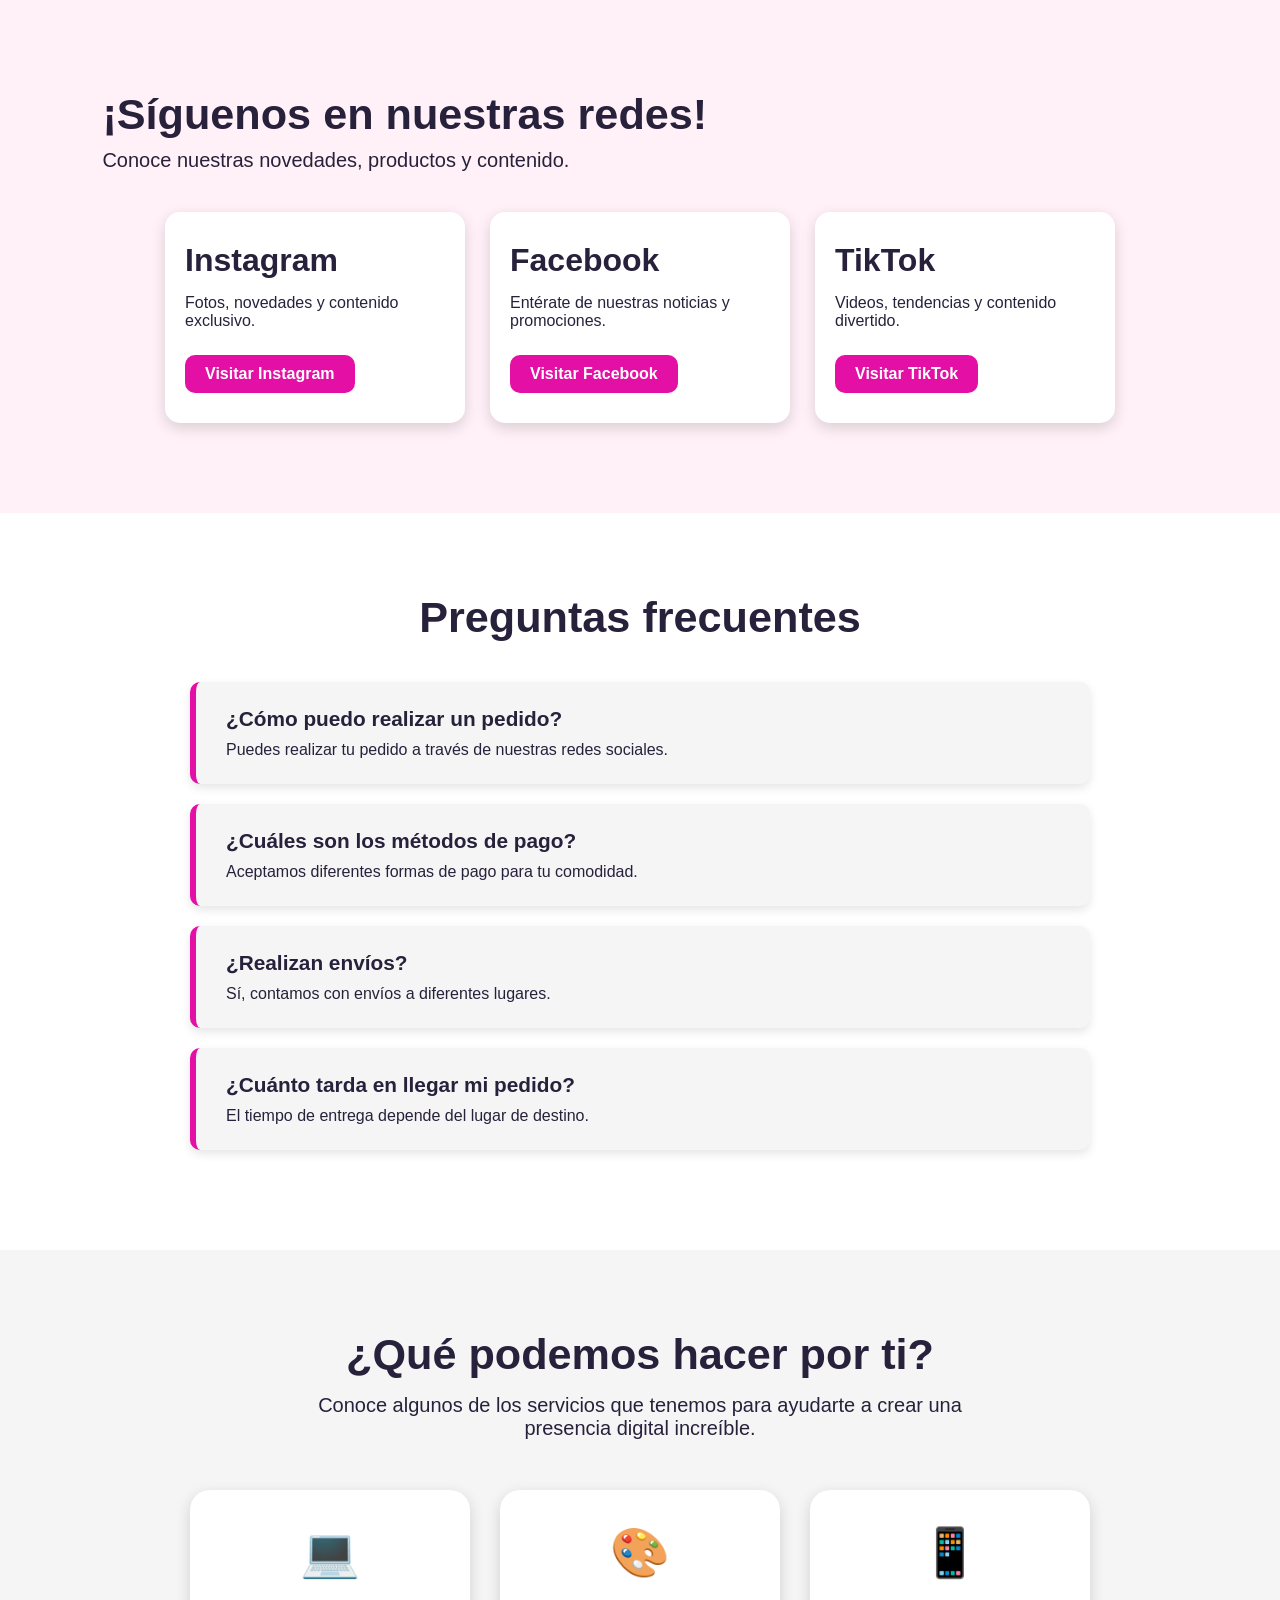
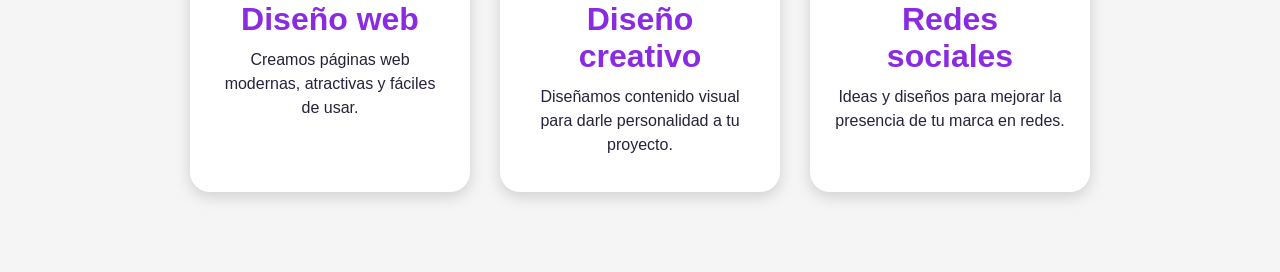
<file: info2.html>
<!DOCTYPE html>
<html lang="es">

<head>
    <meta charset="UTF-8">
    <meta name="viewport" content="width=device-width, initial-scale=1.0">
    <title>Redes y Preguntas Frecuentes</title>
    <link rel="stylesheet" href="style.css">
</head>

<body>

   <section class="redes">
    <h2>¡Síguenos en nuestras redes!</h2>
    <p>Conoce nuestras novedades, productos y contenido.</p>

    <div class="redes-contenedor">

        <div class="red">
            <h3>Instagram</h3>
            <p>Fotos, novedades y contenido exclusivo.</p>
            <a href="https://www.instagram.com/tuusuario" target="_blank">Visitar Instagram</a>
        </div>

        <div class="red">
            <h3>Facebook</h3>
            <p>Entérate de nuestras noticias y promociones.</p>
            <a href="https://www.facebook.com/tuusuario" target="_blank">Visitar Facebook</a>
        </div>

        <div class="red">
            <h3>TikTok</h3>
            <p>Videos, tendencias y contenido divertido.</p>
            <a href="https://www.tiktok.com/@tuusuario" target="_blank">Visitar TikTok</a>
        </div>

    </div>
</section>



    <!-- SECCIÓN DE PREGUNTAS FRECUENTES -->
    <section class="preguntas">
        <h2>Preguntas frecuentes</h2>

        <div class="pregunta">
            <h3>¿Cómo puedo realizar un pedido?</h3>
            <p>Puedes realizar tu pedido a través de nuestras redes sociales.</p>
        </div>

        <div class="pregunta">
            <h3>¿Cuáles son los métodos de pago?</h3>
            <p>Aceptamos diferentes formas de pago para tu comodidad.</p>
        </div>

        <div class="pregunta">
            <h3>¿Realizan envíos?</h3>
            <p>Sí, contamos con envíos a diferentes lugares.</p>
        </div>

        <div class="pregunta">
            <h3>¿Cuánto tarda en llegar mi pedido?</h3>
            <p>El tiempo de entrega depende del lugar de destino.</p>
        </div>

    </section>
    <section id="servicios" class="servicios">
    <div class="container">

        <h2>¿Qué podemos hacer por ti?</h2>
        <p class="intro">
            Conoce algunos de los servicios que tenemos para ayudarte a crear
            una presencia digital increíble.
        </p>

        <div class="servicios-contenedor">

            <div class="servicio">
                <span>💻</span>
                <h3>Diseño web</h3>
                <p>
                    Creamos páginas web modernas, atractivas y fáciles de usar.
                </p>
            </div>

            <div class="servicio">
                <span>🎨</span>
                <h3>Diseño creativo</h3>
                <p>
                    Diseñamos contenido visual para darle personalidad a tu proyecto.
                </p>
            </div>

            <div class="servicio">
                <span>📱</span>
                <h3>Redes sociales</h3>
                <p>
                    Ideas y diseños para mejorar la presencia de tu marca en redes.
                </p>
            </div>

        </div>

    </div>
</section> 

</body>
</html>
</file>
<file: style.css>
root {
    --colorBlanco: white;
}
    
 
    box-sizing:border-box

html {
    scroll-behavior: smooth;}
body {
    font-family: "Roboto", sans-serif;
    margin: 0;
}

h1 {
    font-size: 3.5em;
}

h2 {
    font-size: 2.7em;
}

h3 {
    font-size: 2em;
}

p {
    font-size: 1.25em;
}

ul {
    list-style: none;
}

li {
    font-size: 1.25em;
}

button {
    font-size: 1.5em;
    font-weight: bold;
    padding: 10px 30px;
    border-radius: 15px;
    border: 1px solid rgba(0, 0, 0, 0.5);
    box-shadow: 2px 2px 10px rgba(0, 0, 0, 0.5);
    color: white;
    background-color: rgb(228, 15, 164);
}

button:hover {
    background-color: rgb(190, 10, 135);
}

.container {
    max-width: 1400px;
    margin: auto;
}

.color-acento {
    color: blue;
}

/* HEADER */

header {
    background-color: rgb(245, 245, 245);
}

header .logo {
    margin: 0;
    padding: 25px 30px;
    font-weight: bold;
    color: blueviolet;
    font-size: 2em;
}

header .container {
    display: flex;
    flex-direction: column;
    align-items: center;
}

header nav {
    display: flex;
    flex-direction: column;
    text-align: center;
    padding-bottom: 25px;
}

header a {
    padding: 5px 12px;
    text-decoration: none;
    font-weight: bold;
    color: rgb(16, 191, 197);
}

header a:hover {
    color: blueviolet;
}

/* HERO */

#hero {
    display: flex;
    align-items: center;
    justify-content: center;
    text-align: center;
    flex-direction: column;
    height: 90vh;
    color: white;

    background-image:
        linear-gradient(
            0deg,
            rgba(0, 0, 0, 0.5),
            rgba(0, 0, 0, 0.5)
        ),
        url("priemera.jpeg");
        
}

#hero h1 {
    color: white;
}

/* MIS SERVICIOS */

#Mis-servicios .container {
    text-align: center;
    padding: 200px 12px;
}

#catalogo {
    background-color: rgb(245, 245, 245);
}

#catalogo .container {
    padding: 100px 12px;
}

#catalogo h2 {
    margin-top: 20px;
    text-align: center;
}

#catalogo .programas {
    display: flex;
    justify-content: center;
    flex-wrap: wrap;
}

#catalogo .carta {
    background-color: rgba(30, 30, 30);
    color: white;
    text-align: center;
    width: 300px;
    min-height: 350px;
    padding: 50px;
    margin: 20px;
    border-radius: 15px;

    background-position: center center;
    background-size: cover;
}

/* PRIMERA CARTA */

.carta:first-child {
    background-image:
        linear-gradient(
            0deg,
            rgba(0, 0, 0, 0.5),
            rgba(0, 0, 0, 0.5)
        ),
        url("foto2.jpeg");
}

/* SEGUNDA CARTA */

.carta:nth-child(2) {
    background-image:
        linear-gradient(
            0deg,
            rgba(0, 0, 0, 0.5),
            rgba(0, 0, 0, 0.5)
        ),
        url("foto3.jpeg");
}

/* TERCERA CARTA */

.carta:nth-child(3) {
    background-image:
        linear-gradient(
            0deg,
            rgba(0, 0, 0, 0.5),
            rgba(0, 0, 0, 0.5)
        ),
        url("foto4.jpeg");
}



.contenedor {
    max-width: 1200px;
    margin: 0 auto;
    padding: 20px;
}

.sombra {
    box-shadow: 0 5px 15px rgba(0, 0, 0, 0.2);
}

.servicios {
    display: flex;
    justify-content: space-between;
    gap: 20px;
}

.servicio {
    text-align: center;
    flex: 1;
}

.servicio h3 {
    color: blueviolet;
}



#caracteristicas {
    padding: 100px 12px;
}

#caracteristicas li {
    margin: 15px 0;
    font-weight: bold;
}

/* APLICA */

#aplica-aplica-ya {
    text-align: center;
    padding: 100px 20px;
}

#aplica-aplica-ya h2 {
    font-size: 3em;
}



footer {
    background-color: rgb(245, 245, 245);
    padding: 30px;
    text-align: center;
}

/* FORMULARIO DE CONTACTO */

#contacto {
    background-color: rgb(245, 245, 245);
    padding: 80px 20px;
}

#contacto .container {
    max-width: 800px;
    text-align: center;
}

#contacto h2 {
    color: blueviolet;
    margin-bottom: 10px;
}

#contacto p {
    margin-bottom: 40px;
}

.formulario {
    background-color: white;
    padding: 40px;
    border-radius: 15px;
    box-shadow: 2px 2px 15px rgba(0, 0, 0, 0.2);
    text-align: left;
}

.campo {
    display: flex;
    flex-direction: column;
    margin-bottom: 20px;
}

.campo label {
    font-weight: bold;
    margin-bottom: 8px;
    color: blueviolet;
}

.campo input,
.campo textarea {
    padding: 12px;
    border: 1px solid rgb(180, 180, 180);
    border-radius: 8px;
    font-size: 1em;
    font-family: "Roboto", sans-serif;
}

.campo input:focus,
.campo textarea:focus {
    outline: none;
    border: 2px solid blueviolet;
}

.campo textarea {
    height: 120px;
    resize: vertical;
}

.formulario button {
    display: block;
    margin: 10px auto 0;
}

.galeria {
    text-align: center;
    padding: 50px;
}

.fotos {
    display: flex;
    justify-content: center;
    gap: 20px;
    flex-wrap: wrap;
}

.fotos img {
    width: 220px;
    height: 250px;
    object-fit: cover;
    border-radius: 15px;
}

.fotos img:hover {
    transform: scale(1.05);
}
.favoritos {
    text-align: center;
    padding: 50px;
}

.contenedor-favoritos {
    display: flex;
    justify-content: center;
    gap: 25px;
}

.favorito {
    width: 250px;
    padding: 25px;
    border-radius: 15px;
    background-color: #f2f2f2;
    transition: 0.3s;
}

.favorito:hover {
    transform: translateY(-10px);
}

.favorito span {
    font-size: 20px;
}
.sobre {
    display: flex;
    align-items: center;
    justify-content: center;
    gap: 50px;
    padding: 60px;
}

.sobre-texto {
    width: 400px;
}

.sobre-imagen img {
    width: 300px;
    border-radius: 20px;
}


/* info 1.html */


.horarios {
    text-align: center;
    padding: 30px;
}

.sobre {
    display: flex;
    align-items: center;
    justify-content: center;
    gap: 50px;
    padding: 60px;
}

.sobre-texto {
    width: 400px;
}

.sobre-imagen img {
    width: 300px;
    border-radius: 20px;
}

.boton {
    display: inline-block;
    padding: 10px 20px;
    background-color: black;
    color: white;
    text-decoration: none;
    border-radius: 5px;
    transition: 0.3s;
}

.boton:hover {
    background-color: rgb(123, 49, 242);
}


/* OPINIONES DE CLIENTES */

.opiniones {
    background-color: #f7f7f7;
    padding: 90px 30px;
    text-align: center;
}

.opiniones-encabezado {
    max-width: 750px;
    margin: 0 auto 50px;
}

.opiniones-encabezado .etiqueta {
    display: inline-block;
    padding: 8px 18px;
    border-radius: 20px;
    background-color: blueviolet;
    color: white;
    font-size: 14px;
    font-weight: bold;
    letter-spacing: 1px;
}

.opiniones-encabezado h2 {
    margin: 15px 0;
    color: #222;
}

.opiniones-encabezado p {
    color: #666;
    line-height: 1.6;
}


/* CONTENEDOR DE TARJETAS */

.opiniones-contenedor {
    max-width: 1200px;
    margin: 0 auto;
    display: grid;
    grid-template-columns: repeat(3, 1fr);
    gap: 25px;
}


/* TARJETA */

.opinion {
    background-color: white;
    padding: 30px;
    border-radius: 20px;
    text-align: left;
    box-shadow: 0 8px 25px rgba(0, 0, 0, 0.08);
    border: 1px solid #eeeeee;
    transition: 0.3s ease;
}

.opinion:hover {
    transform: translateY(-10px);
    box-shadow: 0 15px 30px rgba(0, 0, 0, 0.15);
}


/* TARJETA DESTACADA */

.opinion-destacada {
    border: 2px solid blueviolet;
    transform: scale(1.03);
}

.opinion-destacada:hover {
    transform: scale(1.03) translateY(-10px);
}


/* PARTE SUPERIOR */

.opinion-superior {
    display: flex;
    justify-content: space-between;
    align-items: center;
    margin-bottom: 25px;
}

.cliente {
    display: flex;
    align-items: center;
    gap: 12px;
}


/* AVATAR */

.avatar {
    width: 50px;
    height: 50px;
    border-radius: 50%;
    background-color: blueviolet;
    color: white;
    display: flex;
    align-items: center;
    justify-content: center;
    font-size: 20px;
    font-weight: bold;
}


/* INFORMACIÓN DEL CLIENTE */

.cliente-info h3 {
    font-size: 17px;
    margin: 0 0 5px;
    color: #222;
}

.cliente-info span {
    font-size: 13px;
    color: #888;
}


/* ESTRELLAS */

.estrellas {
    color: #f5b400;
    font-size: 16px;
    letter-spacing: 2px;
}


/* TEXTO DE LA OPINIÓN */

.opinion-contenido {
    border-top: 1px solid #eeeeee;
    border-bottom: 1px solid #eeeeee;
    padding: 20px 0;
}

.opinion-contenido p {
    font-size: 16px;
    line-height: 1.7;
    color: #555;
    margin: 0;
}


/* PIE DE TARJETA */

.opinion-pie {
    display: flex;
    justify-content: space-between;
    align-items: center;
    margin-top: 20px;
    gap: 10px;
}

.verificada {
    color: #ff049b;
    font-size: 13px;
    font-weight: bold;
}

.fecha {
    color: #999;
    font-size: 12px;
}


/* RESUMEN */

.resumen-opiniones {
    max-width: 1000px;
    margin: 60px auto 0;
    padding: 30px;
    background-color: white;
    border-radius: 20px;
    box-shadow: 0 8px 25px rgba(0, 0, 0, 0.08);

    display: grid;
    grid-template-columns: repeat(3, 1fr);
    gap: 20px;
    align-items: center;
}


/* CALIFICACIÓN */

.calificacion {
    display: flex;
    justify-content: center;
    align-items: center;
    gap: 15px;
}

.calificacion strong {
    font-size: 45px;
    color: blueviolet;
}

.estrellas-grandes {
    color: #f5b400;
    font-size: 20px;
    letter-spacing: 2px;
}

.calificacion span {
    display: block;
    font-size: 13px;
    color: #888;
}


/* RECOMENDACIÓN */

.recomendacion {
    text-align: center;
    border-left: 1px solid #ddd;
    border-right: 1px solid #ddd;
}

.recomendacion strong {
    display: block;
    font-size: 30px;
    color: blueviolet;
}

.recomendacion span {
    font-size: 14px;
    color: #777;
}


/* SATISFACCIÓN */

.satisfaccion {
    text-align: center;
}

.satisfaccion strong {
    display: block;
    font-size: 25px;
    color: #222;
}

.satisfaccion span {
    font-size: 14px;
    color: #777;
}

@media (max-width: 850px) {

    .opiniones-contenedor {
        grid-template-columns: 1fr;
        max-width: 500px;
    }

    .opinion-destacada {
        transform: none;
    }

    .opinion-destacada:hover {
        transform: translateY(-10px);
    }

    .resumen-opiniones {
        grid-template-columns: 1fr;
    }

    .recomendacion {
        border-left: none;
        border-right: none;
        border-top: 1px solid #ddd;
        border-bottom: 1px solid #ddd;
        padding: 20px 0;
    }
}
/* apartir de aqui el info 2 */


   SECCIÓN REDES SOCIALES

.redes {
    padding: 80px 20px;
    text-align: center;
    background-color: rgb(245, 245, 245);
}

.redes h2 {
    margin-bottom: 10px;
}

.redes > p {
    margin-bottom: 40px;
}

.redes-contenedor {
    max-width: 1100px;
    margin: auto;
    display: flex;
    justify-content: center;
    gap: 25px;
    flex-wrap: wrap;
}

.red {
    background-color: white;
    width: 300px;
    padding: 30px 20px;
    border-radius: 15px;
    box-shadow: 0px 5px 15px rgba(0, 0, 0, 0.15);
    transition: 0.3s;
}

.red:hover {
    transform: translateY(-8px);
    box-shadow: 0px 10px 20px rgba(0, 0, 0, 0.20);
}

.red h3 {
    margin-bottom: 15px;
}

.red p {
    font-size: 1em;
    margin-bottom: 25px;
}

.red a {
    display: inline-block;
    text-decoration: none;
    background-color: rgb(228, 15, 164);
    color: white;
    padding: 10px 20px;
    border-radius: 10px;
    font-weight: bold;
    transition: 0.3s;
}

.red a:hover {
    background-color: rgb(190, 10, 135);
}

   /* PREGUNTAS FRECUENTES */

.preguntas {
    padding: 80px 20px;
    text-align: center;
    background-color: white;
}

.preguntas h2 {
    margin-bottom: 40px;
}

.pregunta {
    max-width: 900px;
    margin: 0 auto 20px auto;
    padding: 25px 30px;
    text-align: left;
    background-color: rgb(245, 245, 245);
    border-left: 6px solid rgb(228, 15, 164);
    border-radius: 10px;
    box-shadow: 0px 4px 10px rgba(0, 0, 0, 0.10);
    transition: 0.3s;
}

.pregunta:hover {
    transform: translateX(5px);
    box-shadow: 0px 6px 15px rgba(0, 0, 0, 0.15);
}

.pregunta h3 {
    font-size: 1.3em;
    margin-top: 0;
    margin-bottom: 10px;
}

.pregunta p {
    font-size: 1em;
    margin: 0;
}
.servicios {
    padding: 80px 20px;
    text-align: center;
    background-color: rgb(245, 245, 245);
}

.servicios h2 {
    margin-bottom: 15px;
}

.intro {
    max-width: 700px;
    margin: 0 auto 50px;
}

.servicios-contenedor {
    display: flex;
    justify-content: center;
    gap: 30px;
    flex-wrap: wrap;
}

.servicio {
    background-color: white;
    width: 280px;
    padding: 35px 25px;
    border-radius: 20px;
    box-shadow: 0 5px 15px rgba(0,0,0,0.15);
    transition: transform 0.3s ease;
}

.servicio:hover {
    transform: translateY(-10px);
}

.servicio span {
    font-size: 3em;
}

.servicio h3 {
    margin: 20px 0 10px;
}

.servicio p {
    font-size: 1em;
    line-height: 1.5;
}
/* info3.html */
/*COLORES PRINCIPALES */
:root {
    --violet: #7865D8;
    --blue-violet: #5542A8;
    --pink: #F5B8D2;
    --light-pink: #FFF1F7;
    --white: #FFFFFF;
    --dark: #28213B;
    --gray: #777184;
}

/* 2. CONFIGURACIÓN GENERAL */
* {
    margin: 0;
    padding: 0;
    box-sizing: border-box;
    scroll-behavior: smooth;
}

body {
    font-family: Arial, sans-serif;
    background-color: var(--light-pink);
    color: var(--dark);
}

a {
    text-decoration: none;
    color: inherit;
}

img {
    display: block;
    width: 100%;
    object-fit: cover;
}

section {
    padding: 90px 8%;
}

/* 3. MENÚ */
.header {
    display: flex;
    align-items: center;
    justify-content: space-between;
    padding: 25px 8%;
    background-color: var(--light-pink);
}

.logo {
    font-size: 25px;
    font-weight: bold;
    letter-spacing: 2px;
    color: var(--blue-violet);
}

.logo span {
    color: #E88AB7;
}

nav {
    display: flex;
    gap: 30px;
}

nav a {
    font-size: 14px;
    transition: 0.3s;
}

nav a:hover {
    color: var(--violet);
}

.menu-boton {
    padding: 12px 22px;
    border: 1px solid var(--violet);
    border-radius: 30px;
    color: var(--blue-violet);
    transition: 0.3s;
}

.menu-boton:hover {
    background-color: var(--violet);
    color: var(--white);
}

/* 4. INICIO */
.inicio {
    min-height: 600px;
    display: grid;
    grid-template-columns: 1fr 1fr;
    align-items: center;
    gap: 60px;
    background: linear-gradient(
        135deg,
        #FFF1F7,
        #E8E1FF
    );
}

.etiqueta {
    color: var(--violet);
    font-size: 12px;
    font-weight: bold;
    letter-spacing: 3px;
    margin-bottom: 20px;
}

.inicio h1 {
    font-size: clamp(42px, 5vw, 70px);
    line-height: 1.1;
    margin-bottom: 25px;
}

.inicio h1 span {
    display: block;
    color: var(--violet);
}

.descripcion {
    max-width: 420px;
    line-height: 1.8;
    color: var(--gray);
    margin-bottom: 30px;
}

.boton {
    display: inline-block;
    background-color: var(--violet);
    color: var(--white);
    padding: 16px 27px;
    border-radius: 30px;
    transition: 0.3s;
}

.boton:hover {
    background-color: var(--blue-violet);
    transform: translateY(-3px);
}

.mini-info {
    display: flex;
    gap: 12px;
    margin-top: 35px;
    font-size: 12px;
    color: var(--gray);
}

.inicio-imagen {
    position: relative;
}

.inicio-imagen img {
    height: 440px;
    border-radius: 180px 180px 20px 20px;
    box-shadow: 0 20px 50px #7865D833;
}

.imagen-etiqueta {
    position: absolute;
    bottom: 25px;
    left: -25px;
    background-color: var(--white);
    padding: 18px 24px;
    border-radius: 30px;
    box-shadow: 0 10px 30px #5542A822;
    font-size: 13px;
}

.imagen-etiqueta span {
    color: #E88AB7;
    margin-right: 8px;
}

/* 5. ENCABEZADOS */
.encabezado {
    display: flex;
    align-items: end;
    justify-content: space-between;
    gap: 30px;
    margin-bottom: 45px;
}

.encabezado h2 {
    font-size: clamp(30px, 4vw, 45px);
}

.encabezado h2 span {
    color: #E88AB7;
}

.texto-seccion {
    max-width: 350px;
    color: var(--gray);
    line-height: 1.7;
    font-size: 14px;
}

/* 6. CATÁLOGO */
.catalogo {
    background-color: var(--white);
}

.tarjetas {
    display: grid;
    grid-template-columns: repeat(3, 1fr);
    gap: 25px;
}

.tarjeta {
    background-color: var(--light-pink);
    border-radius: 18px;
    overflow: hidden;
    transition: 0.3s;
}

.tarjeta:hover {
    transform: translateY(-8px);
    box-shadow: 0 15px 35px #7865D822;
}

.tarjeta img {
    height: 250px;
    transition: 0.4s;
}

.tarjeta:hover img {
    transform: scale(1.04);
}

.tarjeta-info {
    padding: 25px;
}

.numero {
    color: var(--violet);
    font-size: 11px;
    letter-spacing: 2px;
}

.tarjeta h3 {
    font-size: 23px;
    margin: 15px 0;
}

.tarjeta p {
    color: var(--gray);
    font-size: 14px;
    line-height: 1.7;
    margin-bottom: 20px;
}

.tarjeta a {
    color: var(--blue-violet);
    font-size: 13px;
    font-weight: bold;
}

.tarjeta a:hover {
    color: #E88AB7;
}

/* 7. INSPIRACIÓN Y CARRUSEL */
.inspiracion {
    background: linear-gradient(
        135deg,
        #E8E1FF,
        #FFF1F7
    );
}

.carrusel-contenedor {
    overflow: hidden;
}

.carrusel {
    display: flex;
    gap: 25px;
    overflow-x: auto;
    scroll-snap-type: x mandatory;
    scroll-behavior: smooth;
    padding: 10px 5px 25px;
}

.carrusel::-webkit-scrollbar {
    height: 8px;
}

.carrusel::-webkit-scrollbar-track {
    background-color: #FFFFFF99;
    border-radius: 20px;
}

.carrusel::-webkit-scrollbar-thumb {
    background-color: var(--violet);
    border-radius: 20px;
}

.inspiracion-card {
    flex: 0 0 300px;
    background-color: var(--white);
    border-radius: 18px;
    overflow: hidden;
    scroll-snap-align: start;
    transition: 0.3s;
}

.inspiracion-card:hover {
    transform: translateY(-5px);
    box-shadow: 0 15px 35px #5542A822;
}

.inspiracion-card img {
    height: 280px;
}

.card-texto {
    padding: 22px;
}

.card-texto span {
    color: var(--violet);
    font-size: 12px;
}

.card-texto h3 {
    font-size: 22px;
    margin: 12px 0;
}

.card-texto p {
    font-size: 14px;
    color: var(--gray);
    line-height: 1.6;
}

.carrusel-nota {
    display: flex;
    justify-content: center;
    align-items: center;
    gap: 15px;
    margin-top: 25px;
    color: var(--blue-violet);
    font-size: 13px;
}

.carrusel-nota span {
    font-size: 22px;
}

/* 8. PIE DE PÁGINA */
footer {
    display: flex;
    justify-content: space-between;
    align-items: center;
    gap: 20px;
    flex-wrap: wrap;
    padding: 35px 8%;
    background-color: var(--white);
}

footer p {
    color: var(--gray);
    font-size: 13px;
}

.copyright {
    font-size: 12px;
}

/* 9. DISEÑO RESPONSIVO */
@media (max-width: 900px) {

    section {
        padding: 70px 5%;
    }

    .header {
        padding: 20px 5%;
    }

    .inicio {
        gap: 30px;
    }

    .tarjetas {
        grid-template-columns: repeat(2, 1fr);
    }

    .encabezado {
        align-items: start;
        flex-direction: column;
    }
}
</file>
